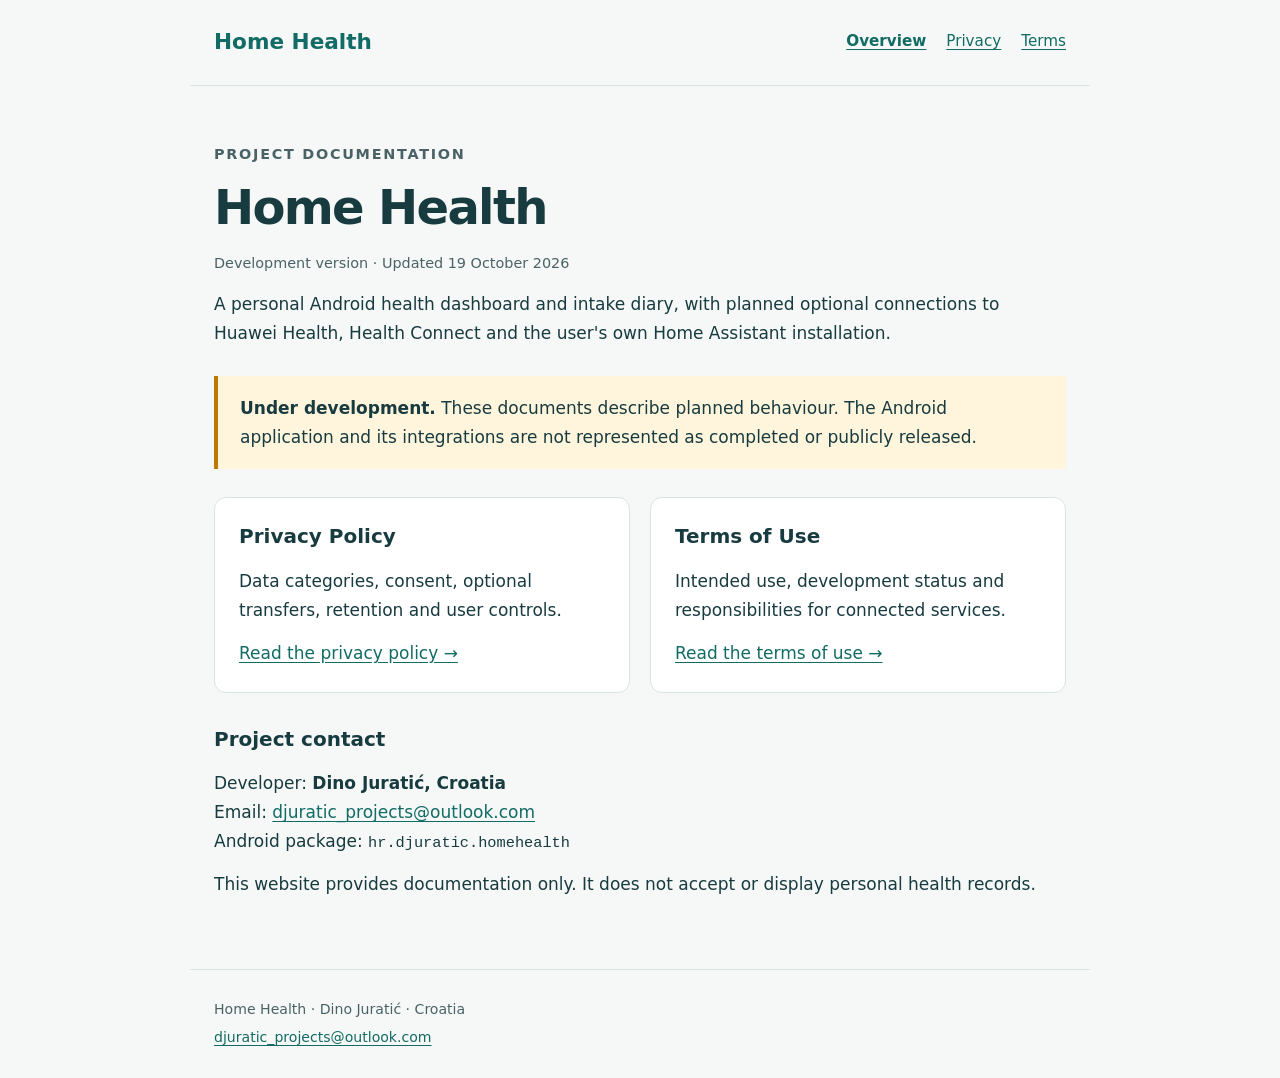
<file: index.html>
<!doctype html>
<html lang="en"><head><meta charset="utf-8"><meta name="viewport" content="width=device-width,initial-scale=1"><meta name="description" content="Home Health development documentation by Dino Juratić: privacy and terms."><title>Home Health | Home Health</title><link rel="stylesheet" href="styles.css"></head>
<body><a class="skip" href="#main">Skip to content</a><header><a class="brand" href="index.html">Home Health</a><nav aria-label="Main navigation"><a href="index.html" aria-current="page">Overview</a><a href="privacy.html">Privacy</a><a href="terms.html">Terms</a></nav></header><main id="main"><p class="eyebrow">Project documentation</p><h1>Home Health</h1><p class="meta">Development version · Updated 19 October 2026</p><p>A personal Android health dashboard and intake diary, with planned optional connections to Huawei Health, Health Connect and the user's own Home Assistant installation.</p><p class="notice"><strong>Under development.</strong> These documents describe planned behaviour. The Android application and its integrations are not represented as completed or publicly released.</p><div class="cards"><section class="card"><h2>Privacy Policy</h2><p>Data categories, consent, optional transfers, retention and user controls.</p><a href="privacy.html">Read the privacy policy →</a></section><section class="card"><h2>Terms of Use</h2><p>Intended use, development status and responsibilities for connected services.</p><a href="terms.html">Read the terms of use →</a></section></div><h2>Project contact</h2><p>Developer: <strong>Dino Juratić, Croatia</strong><br>Email: <a href="mailto:djuratic_projects@outlook.com">djuratic_projects@outlook.com</a><br>Android package: <code>hr.djuratic.homehealth</code></p><p>This website provides documentation only. It does not accept or display personal health records.</p></main><footer><p>Home Health · Dino Juratić · Croatia</p><p><a href="mailto:djuratic_projects@outlook.com">djuratic_projects@outlook.com</a></p></footer></body></html>
</file>
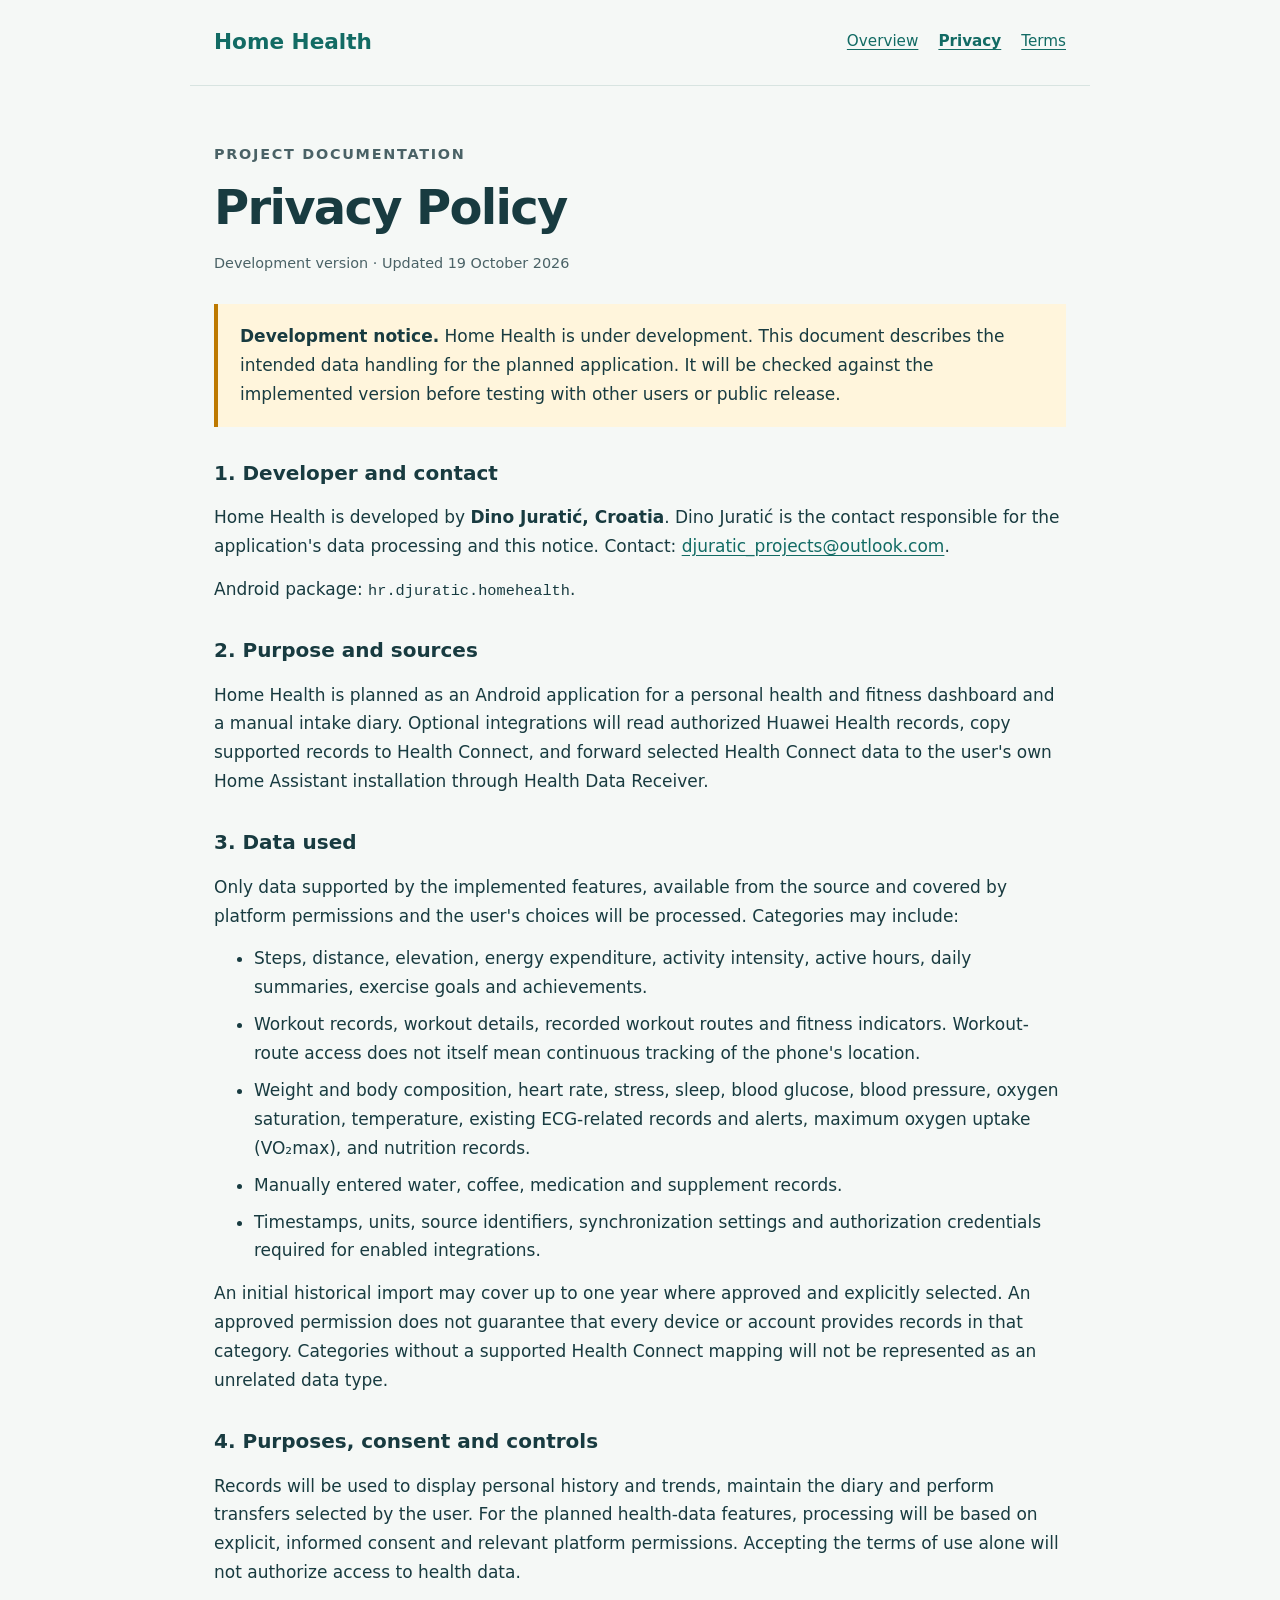
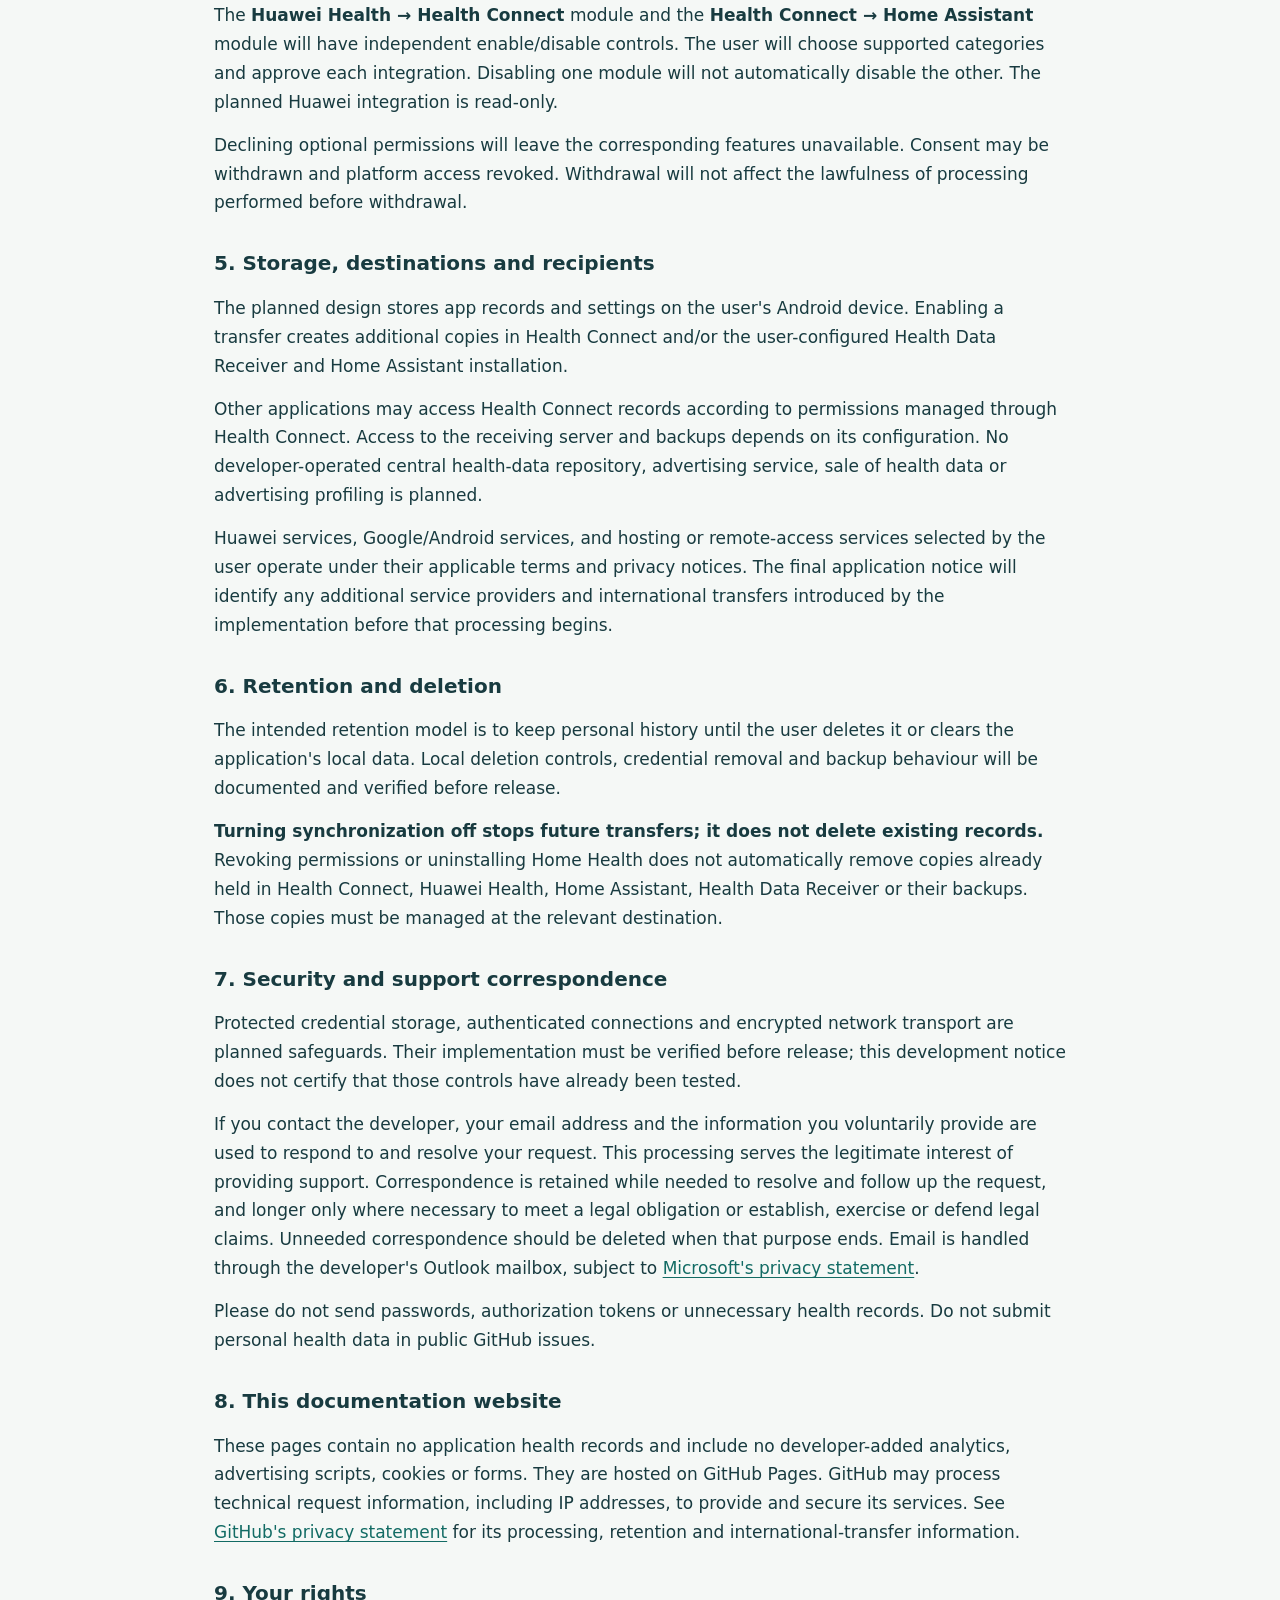
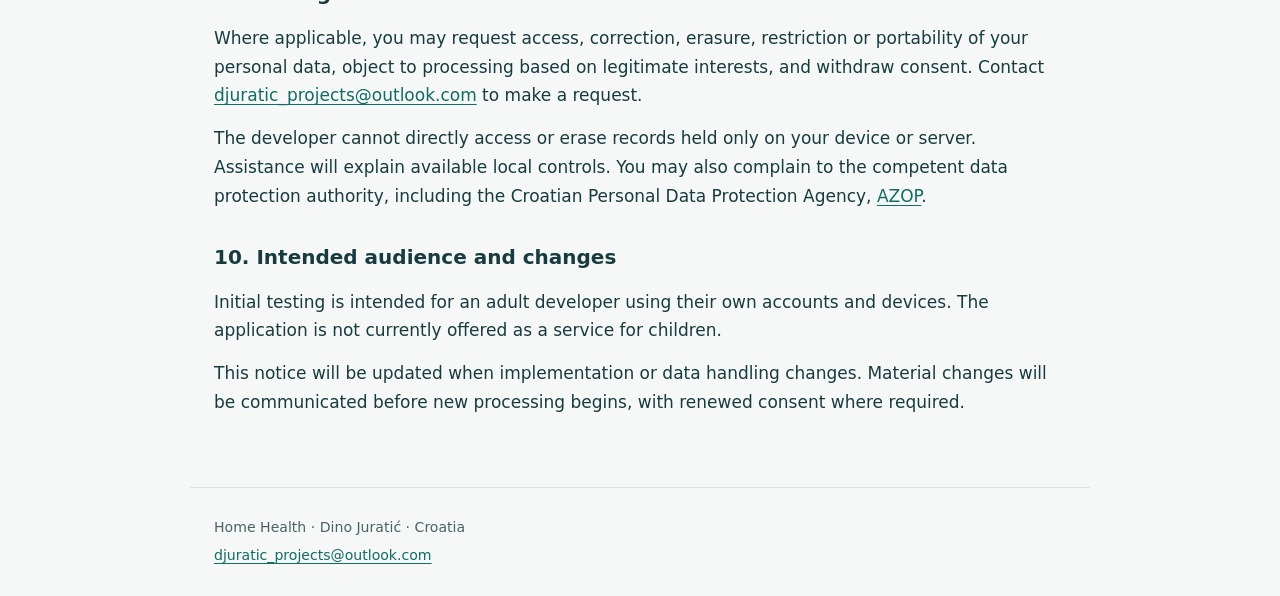
<file: privacy.html>
<!doctype html>
<html lang="en"><head><meta charset="utf-8"><meta name="viewport" content="width=device-width,initial-scale=1"><meta name="description" content="Home Health development documentation by Dino Juratić: privacy and terms."><title>Privacy Policy | Home Health</title><link rel="stylesheet" href="styles.css"></head>
<body><a class="skip" href="#main">Skip to content</a><header><a class="brand" href="index.html">Home Health</a><nav aria-label="Main navigation"><a href="index.html">Overview</a><a href="privacy.html" aria-current="page">Privacy</a><a href="terms.html">Terms</a></nav></header><main id="main"><p class="eyebrow">Project documentation</p><h1>Privacy Policy</h1><p class="meta">Development version · Updated 19 October 2026</p>
<p class="notice"><strong>Development notice.</strong> Home Health is under development. This document describes the intended data handling for the planned application. It will be checked against the implemented version before testing with other users or public release.</p>
<h2>1. Developer and contact</h2>
<p>Home Health is developed by <strong>Dino Juratić, Croatia</strong>. Dino Juratić is the contact responsible for the application's data processing and this notice. Contact: <a href="mailto:djuratic_projects@outlook.com">djuratic_projects@outlook.com</a>.</p>
<p>Android package: <code>hr.djuratic.homehealth</code>.</p>
<h2>2. Purpose and sources</h2>
<p>Home Health is planned as an Android application for a personal health and fitness dashboard and a manual intake diary. Optional integrations will read authorized Huawei Health records, copy supported records to Health Connect, and forward selected Health Connect data to the user's own Home Assistant installation through Health Data Receiver.</p>
<h2>3. Data used</h2>
<p>Only data supported by the implemented features, available from the source and covered by platform permissions and the user's choices will be processed. Categories may include:</p>
<ul>
<li>Steps, distance, elevation, energy expenditure, activity intensity, active hours, daily summaries, exercise goals and achievements.</li>
<li>Workout records, workout details, recorded workout routes and fitness indicators. Workout-route access does not itself mean continuous tracking of the phone's location.</li>
<li>Weight and body composition, heart rate, stress, sleep, blood glucose, blood pressure, oxygen saturation, temperature, existing ECG-related records and alerts, maximum oxygen uptake (VO₂max), and nutrition records.</li>
<li>Manually entered water, coffee, medication and supplement records.</li>
<li>Timestamps, units, source identifiers, synchronization settings and authorization credentials required for enabled integrations.</li>
</ul>
<p>An initial historical import may cover up to one year where approved and explicitly selected. An approved permission does not guarantee that every device or account provides records in that category. Categories without a supported Health Connect mapping will not be represented as an unrelated data type.</p>
<h2>4. Purposes, consent and controls</h2>
<p>Records will be used to display personal history and trends, maintain the diary and perform transfers selected by the user. For the planned health-data features, processing will be based on explicit, informed consent and relevant platform permissions. Accepting the terms of use alone will not authorize access to health data.</p>
<p>The <strong>Huawei Health → Health Connect</strong> module and the <strong>Health Connect → Home Assistant</strong> module will have independent enable/disable controls. The user will choose supported categories and approve each integration. Disabling one module will not automatically disable the other. The planned Huawei integration is read-only.</p>
<p>Declining optional permissions will leave the corresponding features unavailable. Consent may be withdrawn and platform access revoked. Withdrawal will not affect the lawfulness of processing performed before withdrawal.</p>
<h2>5. Storage, destinations and recipients</h2>
<p>The planned design stores app records and settings on the user's Android device. Enabling a transfer creates additional copies in Health Connect and/or the user-configured Health Data Receiver and Home Assistant installation.</p>
<p>Other applications may access Health Connect records according to permissions managed through Health Connect. Access to the receiving server and backups depends on its configuration. No developer-operated central health-data repository, advertising service, sale of health data or advertising profiling is planned.</p>
<p>Huawei services, Google/Android services, and hosting or remote-access services selected by the user operate under their applicable terms and privacy notices. The final application notice will identify any additional service providers and international transfers introduced by the implementation before that processing begins.</p>
<h2>6. Retention and deletion</h2>
<p>The intended retention model is to keep personal history until the user deletes it or clears the application's local data. Local deletion controls, credential removal and backup behaviour will be documented and verified before release.</p>
<p><strong>Turning synchronization off stops future transfers; it does not delete existing records.</strong> Revoking permissions or uninstalling Home Health does not automatically remove copies already held in Health Connect, Huawei Health, Home Assistant, Health Data Receiver or their backups. Those copies must be managed at the relevant destination.</p>
<h2>7. Security and support correspondence</h2>
<p>Protected credential storage, authenticated connections and encrypted network transport are planned safeguards. Their implementation must be verified before release; this development notice does not certify that those controls have already been tested.</p>
<p>If you contact the developer, your email address and the information you voluntarily provide are used to respond to and resolve your request. This processing serves the legitimate interest of providing support. Correspondence is retained while needed to resolve and follow up the request, and longer only where necessary to meet a legal obligation or establish, exercise or defend legal claims. Unneeded correspondence should be deleted when that purpose ends. Email is handled through the developer's Outlook mailbox, subject to <a href="https://privacy.microsoft.com/en-us/privacystatement">Microsoft's privacy statement</a>.</p>
<p>Please do not send passwords, authorization tokens or unnecessary health records. Do not submit personal health data in public GitHub issues.</p>
<h2>8. This documentation website</h2>
<p>These pages contain no application health records and include no developer-added analytics, advertising scripts, cookies or forms. They are hosted on GitHub Pages. GitHub may process technical request information, including IP addresses, to provide and secure its services. See <a href="https://docs.github.com/en/site-policy/privacy-policies/github-general-privacy-statement">GitHub's privacy statement</a> for its processing, retention and international-transfer information.</p>
<h2>9. Your rights</h2>
<p>Where applicable, you may request access, correction, erasure, restriction or portability of your personal data, object to processing based on legitimate interests, and withdraw consent. Contact <a href="mailto:djuratic_projects@outlook.com">djuratic_projects@outlook.com</a> to make a request.</p>
<p>The developer cannot directly access or erase records held only on your device or server. Assistance will explain available local controls. You may also complain to the competent data protection authority, including the Croatian Personal Data Protection Agency, <a href="https://azop.hr/">AZOP</a>.</p>
<h2>10. Intended audience and changes</h2>
<p>Initial testing is intended for an adult developer using their own accounts and devices. The application is not currently offered as a service for children.</p>
<p>This notice will be updated when implementation or data handling changes. Material changes will be communicated before new processing begins, with renewed consent where required.</p></main><footer><p>Home Health · Dino Juratić · Croatia</p><p><a href="mailto:djuratic_projects@outlook.com">djuratic_projects@outlook.com</a></p></footer></body></html>
</file>
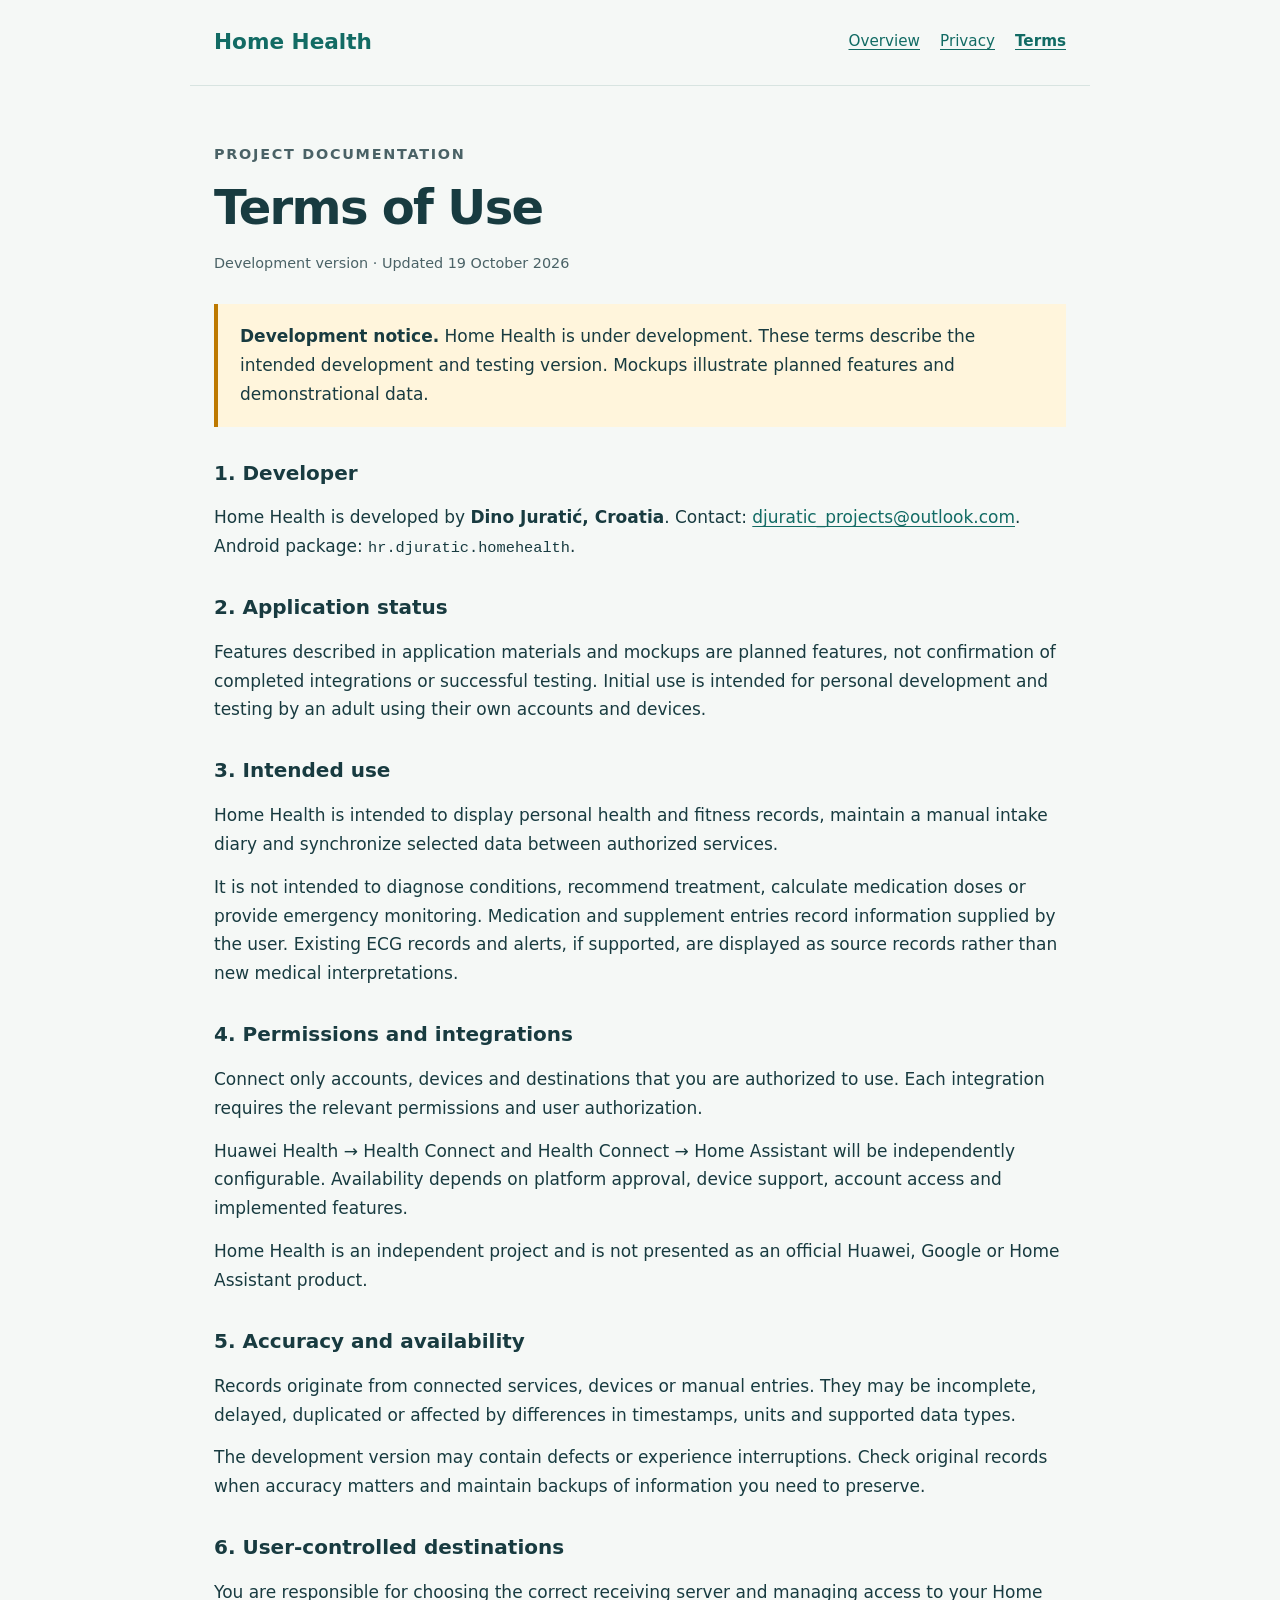
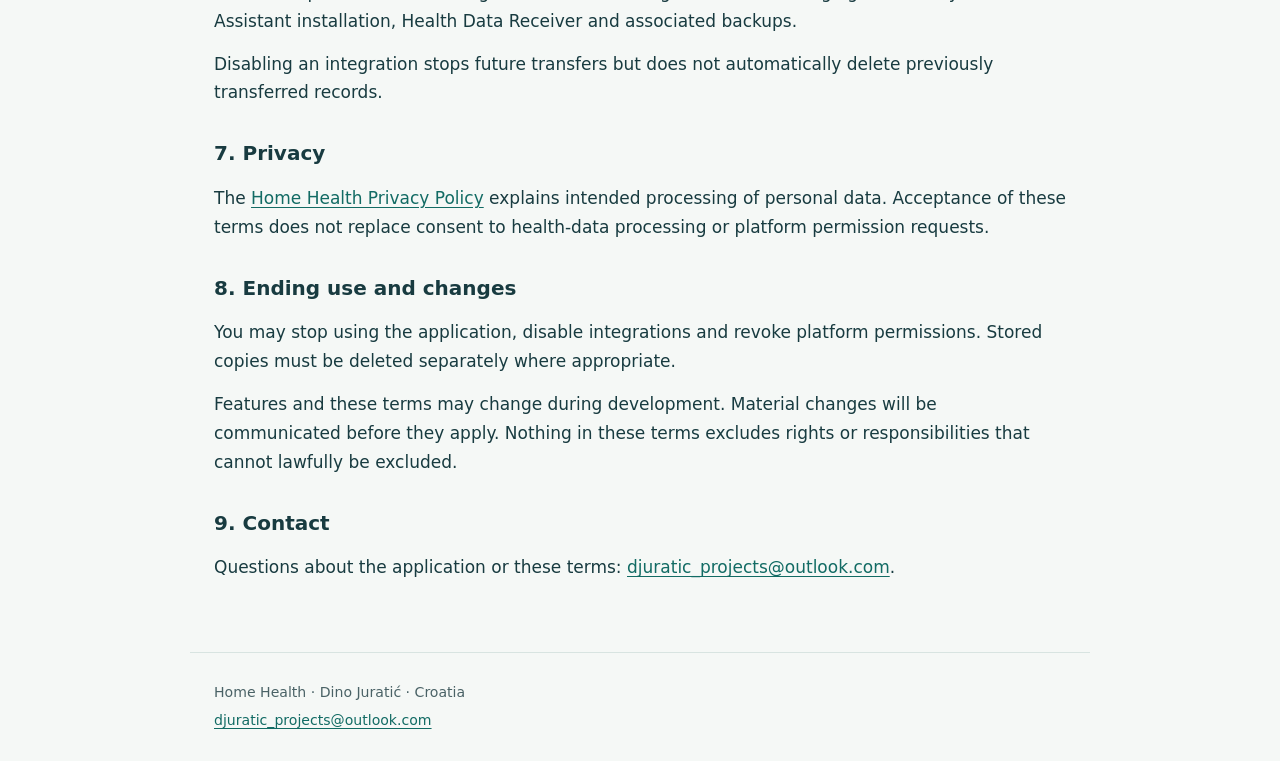
<file: terms.html>
<!doctype html>
<html lang="en"><head><meta charset="utf-8"><meta name="viewport" content="width=device-width,initial-scale=1"><meta name="description" content="Home Health development documentation by Dino Juratić: privacy and terms."><title>Terms of Use | Home Health</title><link rel="stylesheet" href="styles.css"></head>
<body><a class="skip" href="#main">Skip to content</a><header><a class="brand" href="index.html">Home Health</a><nav aria-label="Main navigation"><a href="index.html">Overview</a><a href="privacy.html">Privacy</a><a href="terms.html" aria-current="page">Terms</a></nav></header><main id="main"><p class="eyebrow">Project documentation</p><h1>Terms of Use</h1><p class="meta">Development version · Updated 19 October 2026</p>
<p class="notice"><strong>Development notice.</strong> Home Health is under development. These terms describe the intended development and testing version. Mockups illustrate planned features and demonstrational data.</p>
<h2>1. Developer</h2>
<p>Home Health is developed by <strong>Dino Juratić, Croatia</strong>. Contact: <a href="mailto:djuratic_projects@outlook.com">djuratic_projects@outlook.com</a>. Android package: <code>hr.djuratic.homehealth</code>.</p>
<h2>2. Application status</h2>
<p>Features described in application materials and mockups are planned features, not confirmation of completed integrations or successful testing. Initial use is intended for personal development and testing by an adult using their own accounts and devices.</p>
<h2>3. Intended use</h2>
<p>Home Health is intended to display personal health and fitness records, maintain a manual intake diary and synchronize selected data between authorized services.</p>
<p>It is not intended to diagnose conditions, recommend treatment, calculate medication doses or provide emergency monitoring. Medication and supplement entries record information supplied by the user. Existing ECG records and alerts, if supported, are displayed as source records rather than new medical interpretations.</p>
<h2>4. Permissions and integrations</h2>
<p>Connect only accounts, devices and destinations that you are authorized to use. Each integration requires the relevant permissions and user authorization.</p>
<p>Huawei Health → Health Connect and Health Connect → Home Assistant will be independently configurable. Availability depends on platform approval, device support, account access and implemented features.</p>
<p>Home Health is an independent project and is not presented as an official Huawei, Google or Home Assistant product.</p>
<h2>5. Accuracy and availability</h2>
<p>Records originate from connected services, devices or manual entries. They may be incomplete, delayed, duplicated or affected by differences in timestamps, units and supported data types.</p>
<p>The development version may contain defects or experience interruptions. Check original records when accuracy matters and maintain backups of information you need to preserve.</p>
<h2>6. User-controlled destinations</h2>
<p>You are responsible for choosing the correct receiving server and managing access to your Home Assistant installation, Health Data Receiver and associated backups.</p>
<p>Disabling an integration stops future transfers but does not automatically delete previously transferred records.</p>
<h2>7. Privacy</h2>
<p>The <a href="privacy.html">Home Health Privacy Policy</a> explains intended processing of personal data. Acceptance of these terms does not replace consent to health-data processing or platform permission requests.</p>
<h2>8. Ending use and changes</h2>
<p>You may stop using the application, disable integrations and revoke platform permissions. Stored copies must be deleted separately where appropriate.</p>
<p>Features and these terms may change during development. Material changes will be communicated before they apply. Nothing in these terms excludes rights or responsibilities that cannot lawfully be excluded.</p>
<h2>9. Contact</h2>
<p>Questions about the application or these terms: <a href="mailto:djuratic_projects@outlook.com">djuratic_projects@outlook.com</a>.</p></main><footer><p>Home Health · Dino Juratić · Croatia</p><p><a href="mailto:djuratic_projects@outlook.com">djuratic_projects@outlook.com</a></p></footer></body></html>
</file>
<file: styles.css>
:root{color-scheme:light;--ink:#183b40;--muted:#4a6266;--accent:#126b64;--line:#d8e4e1}*{box-sizing:border-box}body{margin:0;background:#f5f8f6;color:var(--ink);font:17px/1.7 system-ui,-apple-system,BlinkMacSystemFont,"Segoe UI",sans-serif}a{color:var(--accent);text-underline-offset:3px;overflow-wrap:anywhere}a:focus-visible{outline:3px solid #bd7900;outline-offset:4px}.skip{position:absolute;left:1rem;top:-6rem;background:white;padding:.6rem}.skip:focus{top:0}header,main,footer{max-width:900px;margin:auto;padding:24px}header{display:flex;align-items:center;justify-content:space-between;gap:20px;flex-wrap:wrap;border-bottom:1px solid var(--line)}.brand{font-size:1.35rem;font-weight:750;text-decoration:none}nav{display:flex;gap:20px;flex-wrap:wrap;font-size:.95rem}nav a[aria-current=page]{font-weight:700}main{padding-top:42px;padding-bottom:56px}h1{font-size:clamp(2rem,6vw,3rem);line-height:1.15;letter-spacing:-.035em;margin:0 0 16px}h2{font-size:1.25rem;line-height:1.4;margin-top:32px}p,ul{margin:14px 0}li{margin:8px 0}.meta,.eyebrow{color:var(--muted);font-size:.9rem}.eyebrow{text-transform:uppercase;letter-spacing:.12em;font-weight:650}.notice{border-left:4px solid #bd7900;background:#fff5dc;padding:18px 22px;margin:28px 0}.cards{display:grid;grid-template-columns:repeat(auto-fit,minmax(min(100%,250px),1fr));gap:20px;margin-top:28px}.card{background:white;border:1px solid var(--line);border-radius:12px;padding:24px}.card h2{margin-top:0}code{font-size:.9em;overflow-wrap:anywhere}footer{border-top:1px solid var(--line);color:var(--muted);font-size:.88rem}footer p{margin:4px 0}@media(max-width:480px){header,main,footer{padding-left:20px;padding-right:20px}nav{gap:14px}}@media print{body{background:white;color:black;font-size:11pt}header nav,.skip{display:none}main{max-width:none;padding:20px 0}.notice{border:1px solid #888;background:white}a{color:black}h2{break-after:avoid}footer{padding:10px 0}}
</file>
